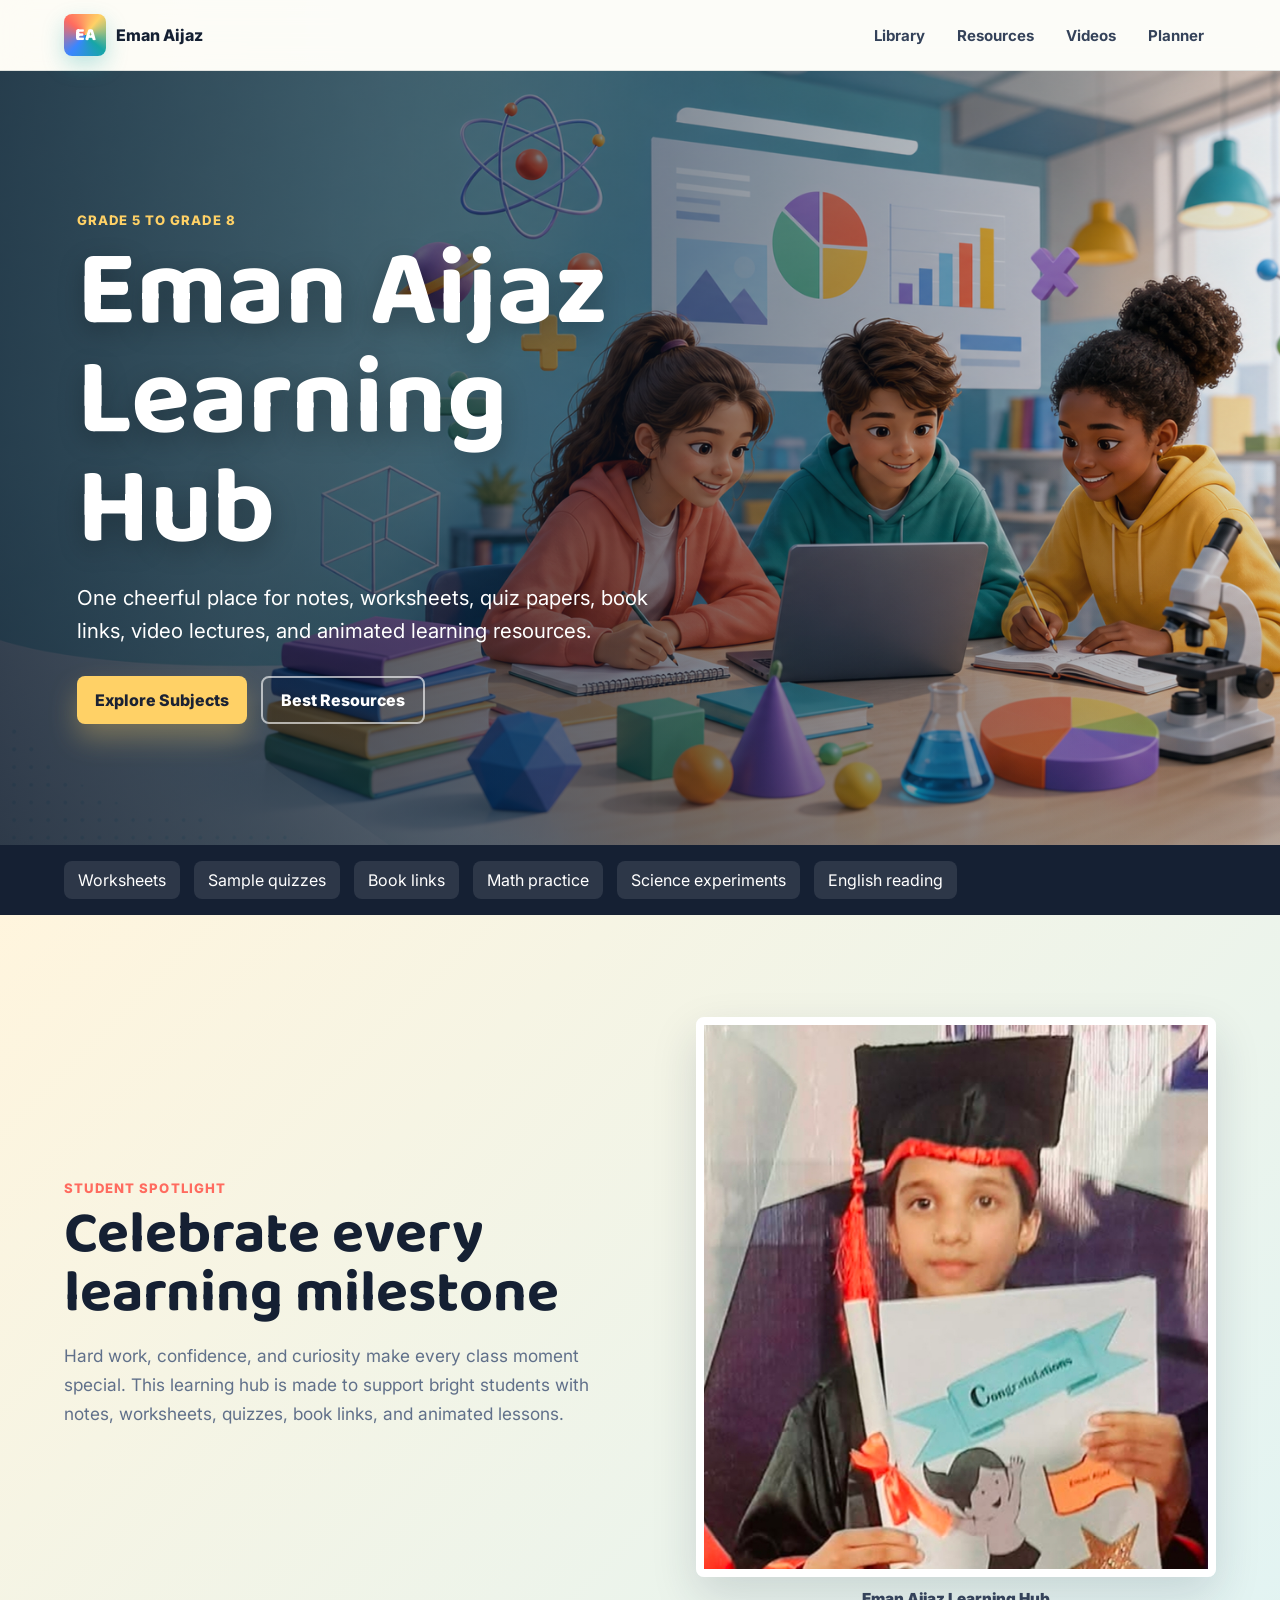
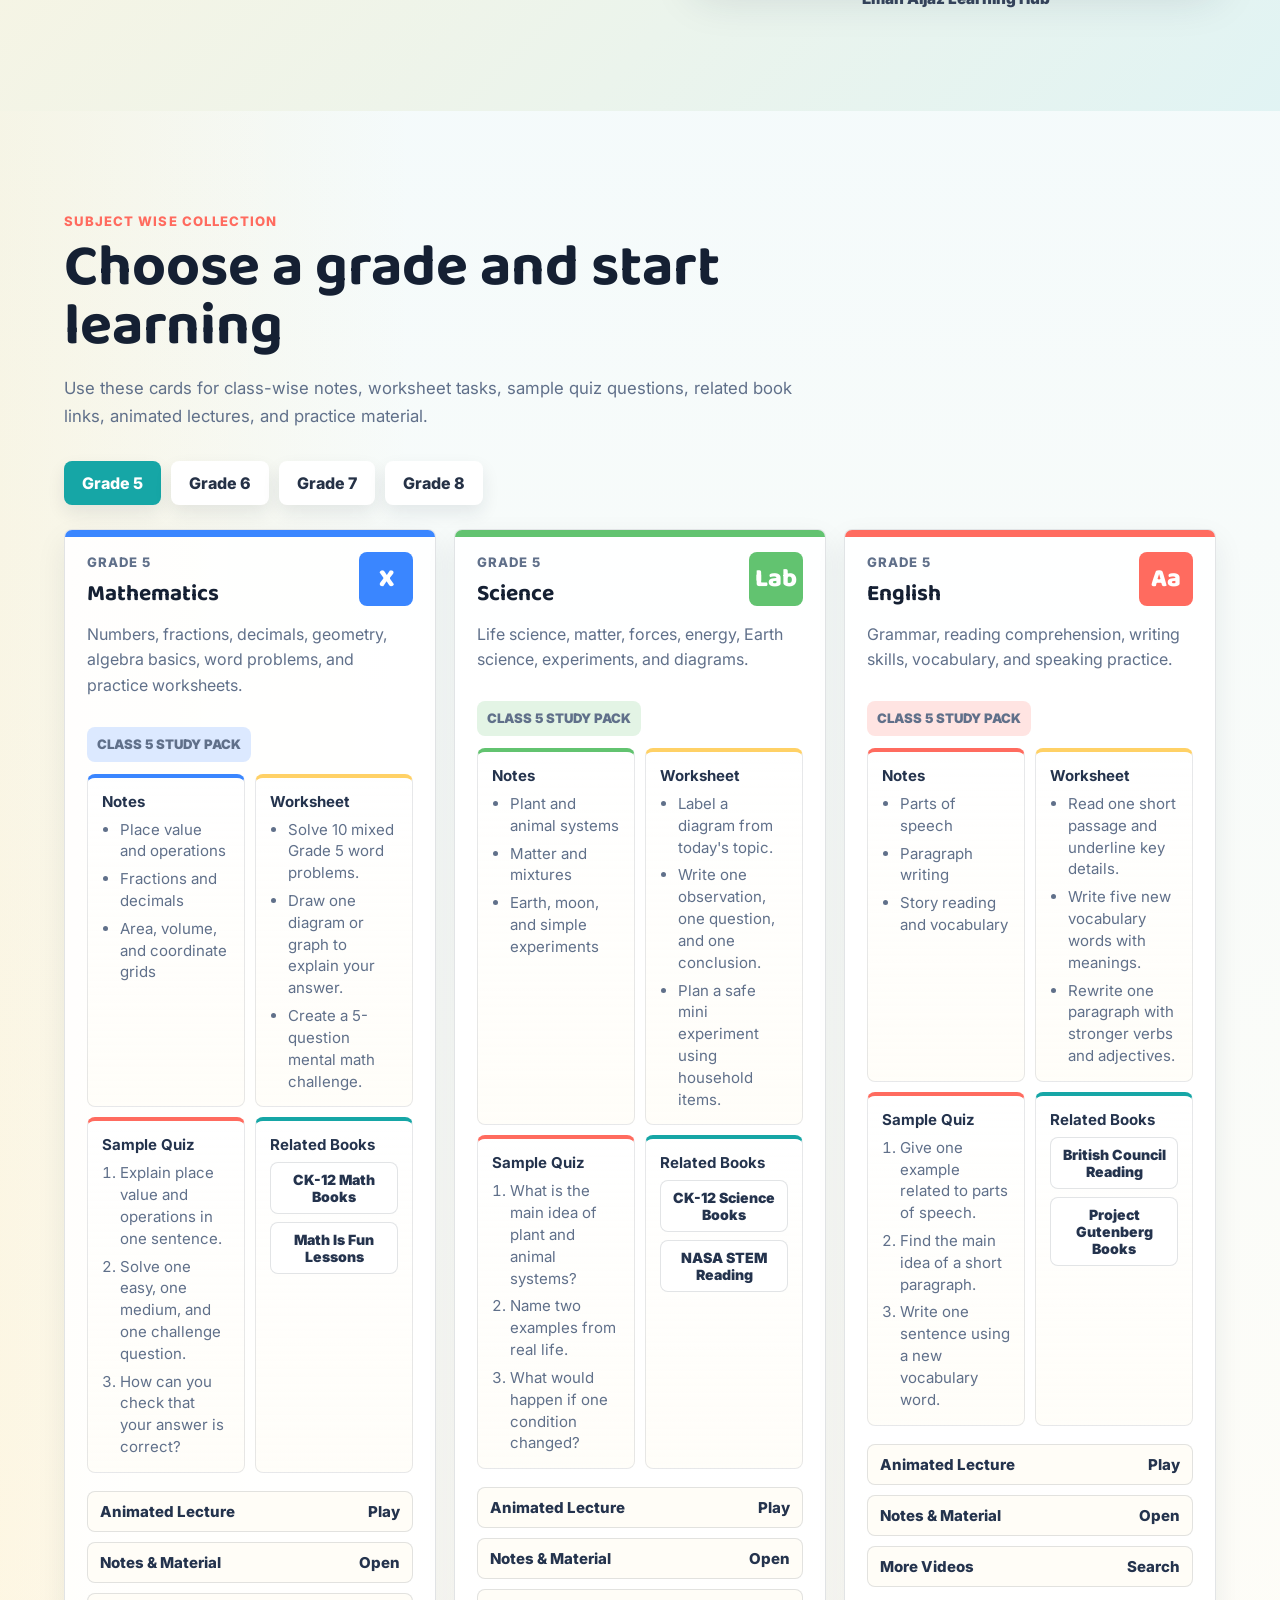
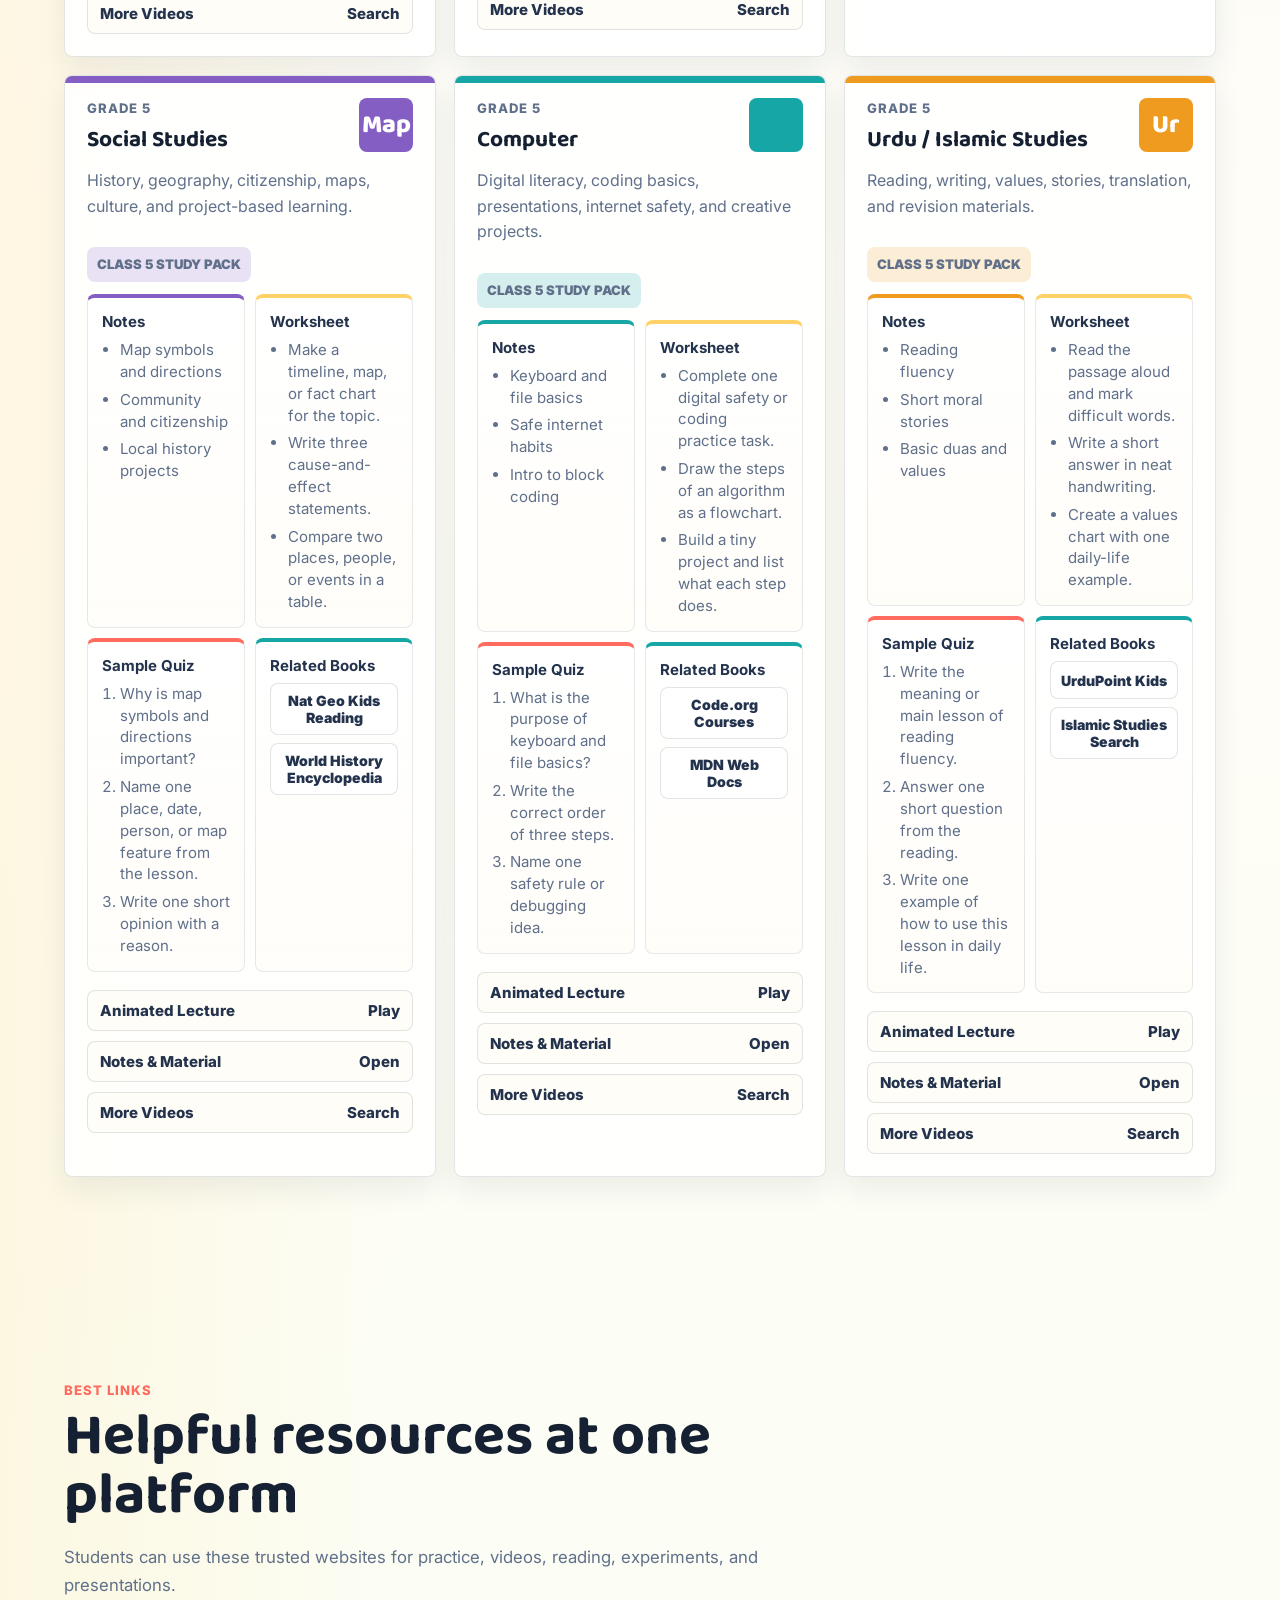
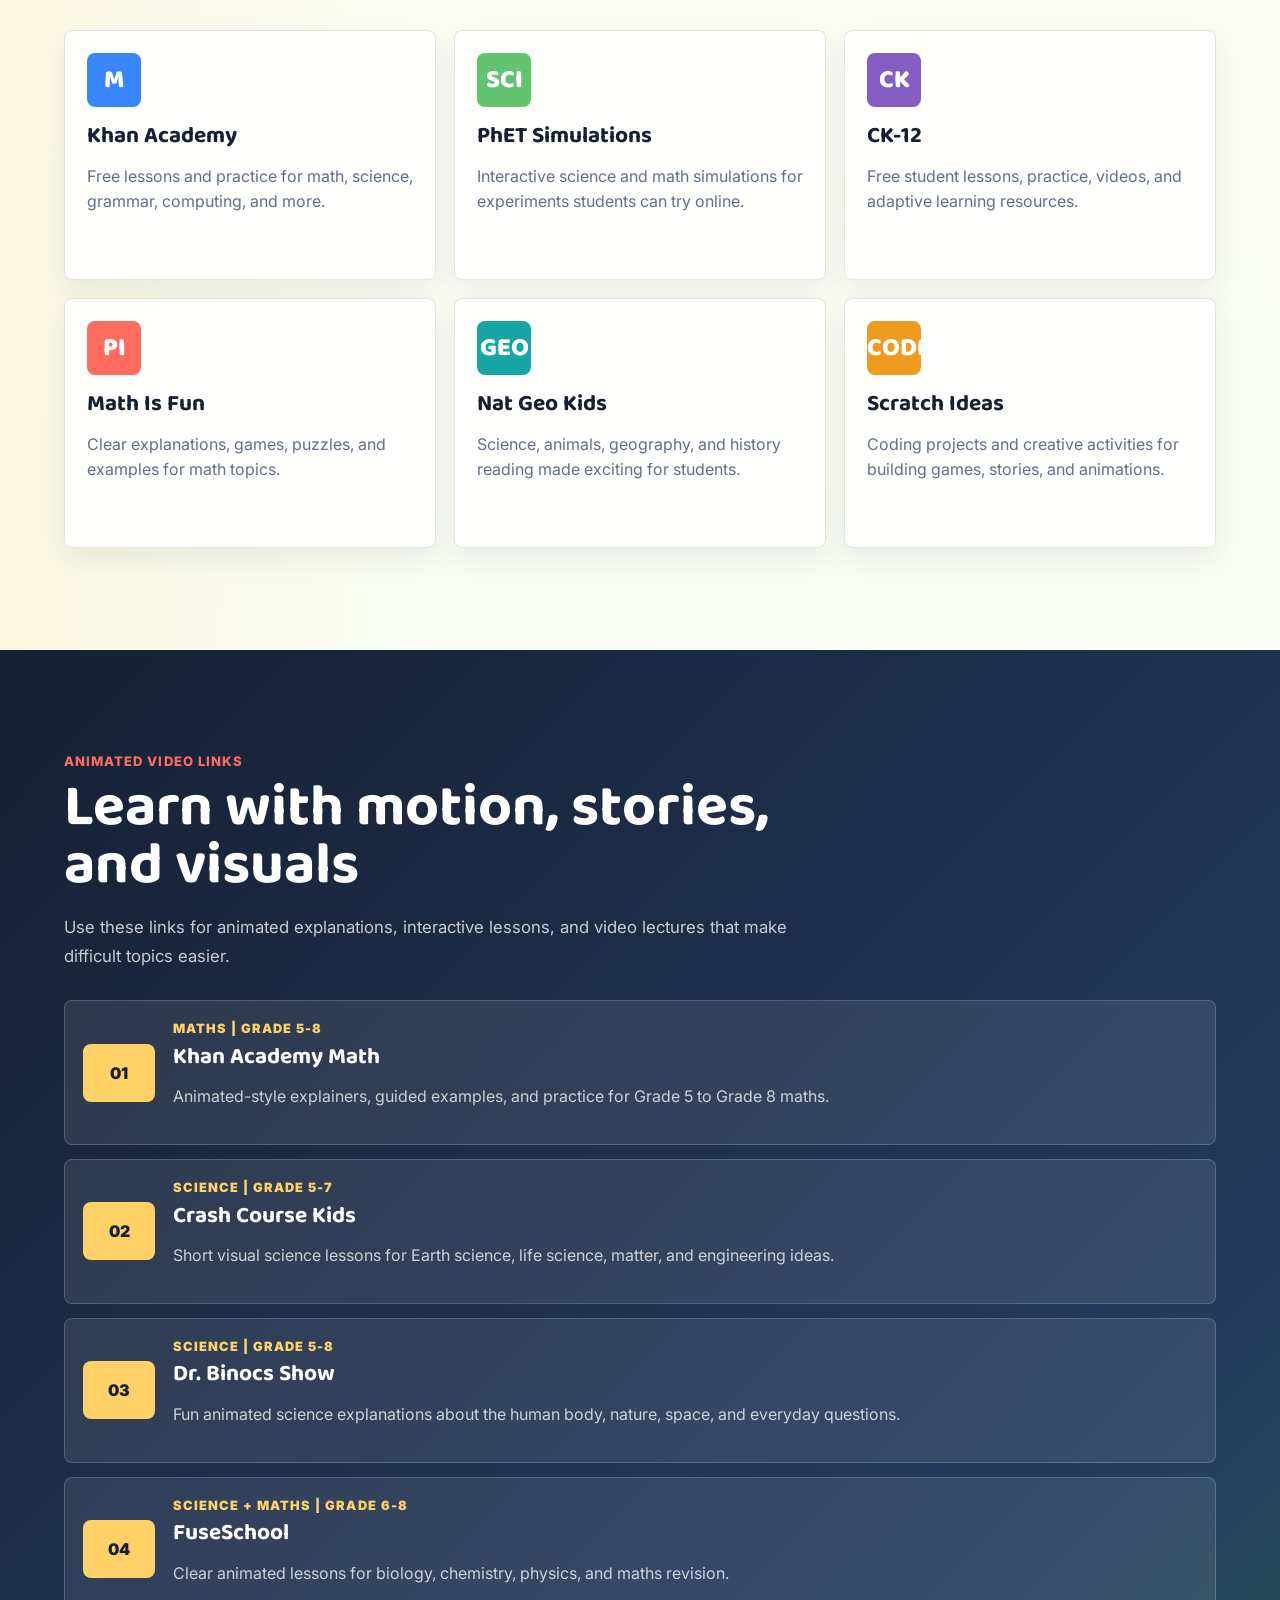
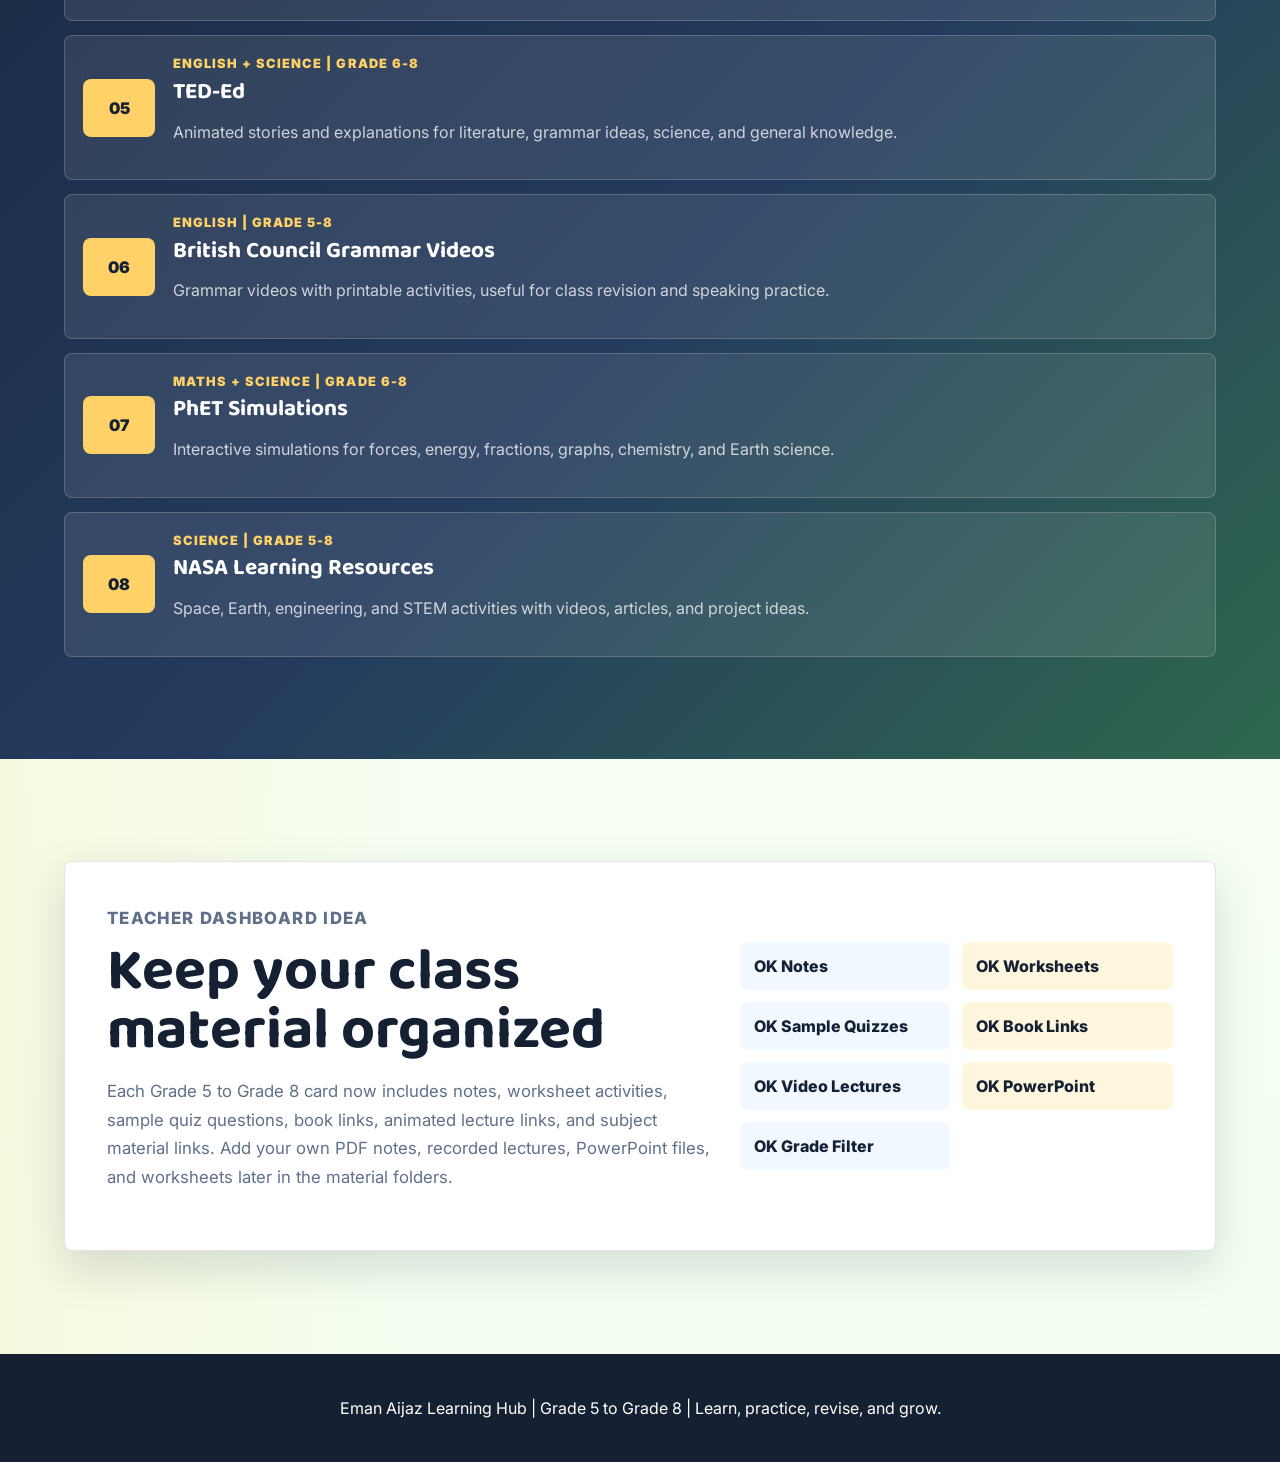
<file: index.html>
<!DOCTYPE html>
<html lang="en">
<head>
  <meta charset="UTF-8">
  <meta name="viewport" content="width=device-width, initial-scale=1.0">
  <title>Eman Aijaz Learning Hub</title>
  <link rel="preconnect" href="https://fonts.googleapis.com">
  <link rel="preconnect" href="https://fonts.gstatic.com" crossorigin>
  <link href="https://fonts.googleapis.com/css2?family=Baloo+2:wght@500;700&family=Inter:wght@400;600;700;800&display=swap" rel="stylesheet">
  <link rel="stylesheet" href="styles.css">
</head>
<body>
  <header class="site-header">
    <a class="brand" href="#top" aria-label="Eman Aijaz Learning Hub home">
      <span class="brand-mark">EA</span>
      <span>Eman Aijaz</span>
    </a>
    <nav class="nav-links" aria-label="Main navigation">
      <a href="#library">Library</a>
      <a href="#resources">Resources</a>
      <a href="#videos">Videos</a>
      <a href="#planner">Planner</a>
    </nav>
  </header>

  <main id="top">
    <section class="hero">
      <img src="assets/learning-hero.png" alt="Students learning with books, laptop, science and math materials" class="hero-image">
      <div class="hero-overlay"></div>
      <div class="hero-content">
        <p class="eyebrow">Grade 5 to Grade 8</p>
        <h1>Eman Aijaz Learning Hub</h1>
        <p class="hero-copy">One cheerful place for notes, worksheets, quiz papers, book links, video lectures, and animated learning resources.</p>
        <div class="hero-actions">
          <a class="button primary" href="#library">Explore Subjects</a>
          <a class="button secondary" href="#resources">Best Resources</a>
        </div>
      </div>
    </section>

    <section class="ticker" aria-label="Learning focus highlights">
      <span>Worksheets</span>
      <span>Sample quizzes</span>
      <span>Book links</span>
      <span>Math practice</span>
      <span>Science experiments</span>
      <span>English reading</span>
    </section>

    <section class="section spotlight-section" aria-label="Student achievement spotlight">
      <div class="spotlight-layout">
        <div class="spotlight-copy">
          <p class="eyebrow">Student Spotlight</p>
          <h2>Celebrate every learning milestone</h2>
          <p>Hard work, confidence, and curiosity make every class moment special. This learning hub is made to support bright students with notes, worksheets, quizzes, book links, and animated lessons.</p>
        </div>
        <figure class="spotlight-photo">
          <img src="assets/eman-graduation.jpeg" alt="Eman Aijaz celebrating a school achievement in graduation dress">
          <figcaption>Eman Aijaz Learning Hub</figcaption>
        </figure>
      </div>
    </section>

    <section class="section library-section" id="library">
      <div class="section-heading">
        <p class="eyebrow">Subject Wise Collection</p>
        <h2>Choose a grade and start learning</h2>
        <p>Use these cards for class-wise notes, worksheet tasks, sample quiz questions, related book links, animated lectures, and practice material.</p>
      </div>

      <div class="grade-tabs" role="tablist" aria-label="Select grade">
        <button class="grade-tab active" type="button" data-grade="5">Grade 5</button>
        <button class="grade-tab" type="button" data-grade="6">Grade 6</button>
        <button class="grade-tab" type="button" data-grade="7">Grade 7</button>
        <button class="grade-tab" type="button" data-grade="8">Grade 8</button>
      </div>

      <div class="subject-grid" id="subjectGrid" aria-live="polite"></div>
    </section>

    <section class="section resource-section" id="resources">
      <div class="section-heading">
        <p class="eyebrow">Best Links</p>
        <h2>Helpful resources at one platform</h2>
        <p>Students can use these trusted websites for practice, videos, reading, experiments, and presentations.</p>
      </div>

      <div class="resource-grid">
        <a class="resource-card math" href="https://www.khanacademy.org/" target="_blank" rel="noopener">
          <span class="resource-icon">M</span>
          <h3>Khan Academy</h3>
          <p>Free lessons and practice for math, science, grammar, computing, and more.</p>
        </a>
        <a class="resource-card science" href="https://phet.colorado.edu/" target="_blank" rel="noopener">
          <span class="resource-icon">SCI</span>
          <h3>PhET Simulations</h3>
          <p>Interactive science and math simulations for experiments students can try online.</p>
        </a>
        <a class="resource-card reading" href="https://www.ck12.org/student/" target="_blank" rel="noopener">
          <span class="resource-icon">CK</span>
          <h3>CK-12</h3>
          <p>Free student lessons, practice, videos, and adaptive learning resources.</p>
        </a>
        <a class="resource-card practice" href="https://www.mathsisfun.com/" target="_blank" rel="noopener">
          <span class="resource-icon">PI</span>
          <h3>Math Is Fun</h3>
          <p>Clear explanations, games, puzzles, and examples for math topics.</p>
        </a>
        <a class="resource-card world" href="https://kids.nationalgeographic.com/" target="_blank" rel="noopener">
          <span class="resource-icon">GEO</span>
          <h3>Nat Geo Kids</h3>
          <p>Science, animals, geography, and history reading made exciting for students.</p>
        </a>
        <a class="resource-card coding" href="https://scratch.mit.edu/ideas" target="_blank" rel="noopener">
          <span class="resource-icon">CODE</span>
          <h3>Scratch Ideas</h3>
          <p>Coding projects and creative activities for building games, stories, and animations.</p>
        </a>
      </div>
    </section>

    <section class="section video-section" id="videos">
      <div class="section-heading">
        <p class="eyebrow">Animated Video Links</p>
        <h2>Learn with motion, stories, and visuals</h2>
        <p>Use these links for animated explanations, interactive lessons, and video lectures that make difficult topics easier.</p>
      </div>

      <div class="video-list" id="animatedVideoList" aria-live="polite"></div>
    </section>

    <section class="section planner-section" id="planner">
      <div class="planner-panel">
        <div>
          <p class="eyebrow">Teacher Dashboard Idea</p>
          <h2>Keep your class material organized</h2>
          <p>Each Grade 5 to Grade 8 card now includes notes, worksheet activities, sample quiz questions, book links, animated lecture links, and subject material links. Add your own PDF notes, recorded lectures, PowerPoint files, and worksheets later in the material folders.</p>
        </div>
        <div class="planner-checks" aria-label="Website features">
          <span>OK Notes</span>
          <span>OK Worksheets</span>
          <span>OK Sample Quizzes</span>
          <span>OK Book Links</span>
          <span>OK Video Lectures</span>
          <span>OK PowerPoint</span>
          <span>OK Grade Filter</span>
        </div>
      </div>
    </section>
  </main>

  <footer class="footer">
    <p>Eman Aijaz Learning Hub | Grade 5 to Grade 8 | Learn, practice, revise, and grow.</p>
  </footer>

  <script src="script.js"></script>
</body>
</html>
</file>
<file: styles.css>
:root {
  --ink: #152033;
  --muted: #60708a;
  --paper: #fffdf7;
  --teal: #16a6a6;
  --coral: #ff6b5f;
  --yellow: #ffd166;
  --green: #62c370;
  --blue: #3a86ff;
  --purple: #845ec2;
  --line: rgba(21, 32, 51, 0.12);
  --shadow: 0 18px 45px rgba(29, 42, 68, 0.15);
}

* {
  box-sizing: border-box;
}

html {
  scroll-behavior: smooth;
}

body {
  margin: 0;
  color: var(--ink);
  background:
    linear-gradient(90deg, rgba(255, 209, 102, 0.14), transparent 32%),
    linear-gradient(180deg, #eaf8ff 0%, var(--paper) 44%, #f4fff1 100%);
  font-family: Inter, system-ui, -apple-system, BlinkMacSystemFont, "Segoe UI", sans-serif;
}

a {
  color: inherit;
  text-decoration: none;
}

.site-header {
  position: sticky;
  top: 0;
  z-index: 20;
  display: flex;
  align-items: center;
  justify-content: space-between;
  gap: 24px;
  padding: 14px clamp(18px, 5vw, 72px);
  background: rgba(255, 253, 247, 0.86);
  border-bottom: 1px solid var(--line);
  backdrop-filter: blur(14px);
}

.brand {
  display: inline-flex;
  align-items: center;
  gap: 10px;
  font-weight: 800;
}

.brand-mark {
  display: grid;
  width: 42px;
  height: 42px;
  place-items: center;
  color: white;
  background: conic-gradient(from 130deg, var(--teal), var(--blue), var(--coral), var(--yellow), var(--teal));
  border-radius: 8px;
  box-shadow: 0 9px 22px rgba(22, 166, 166, 0.28);
  font-family: "Baloo 2", cursive;
  font-size: 1.1rem;
}

.nav-links {
  display: flex;
  flex-wrap: wrap;
  gap: 8px;
  justify-content: flex-end;
}

.nav-links a {
  padding: 10px 12px;
  border-radius: 8px;
  color: #34425a;
  font-size: 0.94rem;
  font-weight: 700;
}

.nav-links a:hover {
  background: rgba(58, 134, 255, 0.12);
}

.hero {
  position: relative;
  min-height: 86vh;
  display: flex;
  align-items: center;
  overflow: hidden;
}

.hero-image {
  position: absolute;
  inset: 0;
  width: 100%;
  height: 100%;
  object-fit: cover;
  animation: softZoom 14s ease-in-out infinite alternate;
}

.hero-overlay {
  position: absolute;
  inset: 0;
  background:
    linear-gradient(90deg, rgba(8, 20, 38, 0.78) 0%, rgba(8, 20, 38, 0.52) 46%, rgba(8, 20, 38, 0.08) 100%),
    linear-gradient(0deg, rgba(8, 20, 38, 0.24), transparent 50%);
}

.hero-content {
  position: relative;
  width: min(700px, calc(100% - 36px));
  margin-left: clamp(18px, 6vw, 84px);
  padding: 92px 0 72px;
  color: white;
}

.eyebrow {
  margin: 0 0 10px;
  color: var(--coral);
  font-weight: 800;
  text-transform: uppercase;
  letter-spacing: 0.08em;
  font-size: 0.82rem;
}

.hero .eyebrow {
  color: var(--yellow);
}

h1,
h2,
h3 {
  margin: 0;
  line-height: 1;
  font-family: "Baloo 2", Inter, sans-serif;
}

h1 {
  max-width: 650px;
  font-size: clamp(3.2rem, 10vw, 6.8rem);
  text-shadow: 0 8px 26px rgba(0, 0, 0, 0.26);
}

h2 {
  font-size: clamp(2.1rem, 4.6vw, 4rem);
}

h3 {
  font-size: 1.42rem;
}

.hero-copy {
  width: min(600px, 100%);
  margin: 18px 0 0;
  font-size: clamp(1.05rem, 2vw, 1.28rem);
  line-height: 1.6;
}

.hero-actions {
  display: flex;
  flex-wrap: wrap;
  gap: 14px;
  margin-top: 28px;
}

.button {
  display: inline-flex;
  min-height: 48px;
  align-items: center;
  justify-content: center;
  padding: 12px 18px;
  border-radius: 8px;
  font-weight: 800;
  transition: transform 180ms ease, box-shadow 180ms ease, background 180ms ease;
}

.button:hover {
  transform: translateY(-3px);
}

.button.primary {
  color: #1b2233;
  background: var(--yellow);
  box-shadow: 0 14px 28px rgba(255, 209, 102, 0.32);
}

.button.secondary {
  color: white;
  border: 2px solid rgba(255, 255, 255, 0.62);
}

.ticker {
  display: flex;
  gap: 14px;
  overflow: hidden;
  padding: 16px clamp(18px, 5vw, 72px);
  background: #152033;
  color: white;
}

.ticker span {
  flex: 0 0 auto;
  padding: 9px 14px;
  border-radius: 8px;
  background: rgba(255, 255, 255, 0.1);
  animation: floatTag 4.8s ease-in-out infinite;
}

.ticker span:nth-child(2n) {
  animation-delay: 600ms;
}

.section {
  padding: clamp(58px, 8vw, 104px) clamp(18px, 5vw, 72px);
}

.spotlight-section {
  background:
    linear-gradient(135deg, rgba(255, 209, 102, 0.22), rgba(22, 166, 166, 0.13)),
    white;
}

.spotlight-layout {
  display: grid;
  grid-template-columns: minmax(0, 1.05fr) minmax(280px, 0.95fr);
  align-items: center;
  gap: clamp(24px, 5vw, 58px);
  max-width: 1160px;
  margin: 0 auto;
}

.spotlight-copy p:not(.eyebrow) {
  color: var(--muted);
  font-size: 1.08rem;
  line-height: 1.7;
}

.spotlight-photo {
  margin: 0;
}

.spotlight-photo img {
  display: block;
  width: 100%;
  max-height: 560px;
  object-fit: cover;
  object-position: center 30%;
  border: 8px solid white;
  border-radius: 8px;
  box-shadow: var(--shadow);
}

.spotlight-photo figcaption {
  margin-top: 12px;
  color: #34425a;
  font-size: 0.95rem;
  font-weight: 900;
  text-align: center;
}

.section-heading {
  max-width: 760px;
  margin-bottom: 30px;
}

.section-heading p:not(.eyebrow),
.planner-panel p {
  color: var(--muted);
  font-size: 1.05rem;
  line-height: 1.7;
}

.grade-tabs {
  display: flex;
  flex-wrap: wrap;
  gap: 10px;
  margin-bottom: 24px;
}

.grade-tab {
  border: 0;
  border-radius: 8px;
  padding: 12px 18px;
  color: #253146;
  background: white;
  box-shadow: 0 8px 18px rgba(21, 32, 51, 0.09);
  cursor: pointer;
  font: 800 1rem Inter, sans-serif;
}

.grade-tab.active {
  color: white;
  background: var(--teal);
}

.subject-grid,
.resource-grid {
  display: grid;
  grid-template-columns: repeat(3, minmax(0, 1fr));
  gap: 18px;
}

.subject-card,
.resource-card {
  min-height: 250px;
  padding: 22px;
  border: 1px solid var(--line);
  border-radius: 8px;
  background: rgba(255, 255, 255, 0.88);
  box-shadow: 0 12px 30px rgba(21, 32, 51, 0.08);
  transition: transform 200ms ease, box-shadow 200ms ease;
}

.subject-card:hover,
.resource-card:hover {
  transform: translateY(-6px);
  box-shadow: var(--shadow);
}

.subject-card {
  position: relative;
  overflow: hidden;
}

.subject-card::before {
  content: "";
  position: absolute;
  inset: 0 0 auto;
  height: 7px;
  background: var(--card-color);
}

.subject-top {
  display: flex;
  align-items: center;
  justify-content: space-between;
  gap: 12px;
  margin-bottom: 16px;
}

.subject-icon,
.resource-icon {
  display: grid;
  width: 54px;
  height: 54px;
  place-items: center;
  border-radius: 8px;
  color: white;
  background: var(--card-color);
  font-family: "Baloo 2", cursive;
  font-size: 1.6rem;
  font-weight: 800;
}

.subject-card p,
.resource-card p,
.video-list p {
  color: var(--muted);
  line-height: 1.6;
}

.pack-label {
  display: inline-flex;
  margin: 12px 0 0;
  padding: 7px 10px;
  border-radius: 8px;
  color: #1b2233;
  background: color-mix(in srgb, var(--card-color) 18%, white);
  font-size: 0.82rem;
  font-weight: 900;
  text-transform: uppercase;
}

.study-pack {
  display: grid;
  grid-template-columns: repeat(2, minmax(0, 1fr));
  gap: 10px;
  margin-top: 12px;
}

.pack-panel,
.quick-notes {
  margin-top: 18px;
  padding: 14px;
  border: 1px solid rgba(21, 32, 51, 0.1);
  border-radius: 8px;
  background: rgba(255, 253, 247, 0.74);
}

.pack-panel {
  min-height: 145px;
  margin-top: 0;
  background: linear-gradient(180deg, rgba(255, 255, 255, 0.96), rgba(255, 253, 247, 0.78));
}

.pack-panel h4,
.quick-notes h4 {
  margin: 0 0 8px;
  color: #24334d;
  font-size: 0.94rem;
}

.pack-panel ul,
.pack-panel ol,
.quick-notes ul {
  display: grid;
  gap: 6px;
  margin: 0;
  padding-left: 18px;
  color: var(--muted);
  font-size: 0.94rem;
  line-height: 1.45;
}

.notes-panel { border-top: 4px solid var(--card-color); }
.worksheet-panel { border-top: 4px solid var(--yellow); }
.quiz-panel { border-top: 4px solid var(--coral); }
.book-panel { border-top: 4px solid var(--teal); }

.book-links {
  display: grid;
  gap: 8px;
}

.book-links a {
  display: inline-flex;
  align-items: center;
  justify-content: center;
  min-height: 38px;
  padding: 8px 10px;
  border: 1px solid rgba(21, 32, 51, 0.12);
  border-radius: 8px;
  color: #24334d;
  background: white;
  font-size: 0.88rem;
  font-weight: 900;
  text-align: center;
}

.book-links a:hover {
  border-color: var(--card-color);
  color: var(--card-color);
}

.material-links {
  display: grid;
  gap: 10px;
  margin-top: 18px;
}

.material-links a {
  display: flex;
  align-items: center;
  justify-content: space-between;
  gap: 10px;
  padding: 10px 12px;
  border: 1px solid var(--line);
  border-radius: 8px;
  background: #fffdf7;
  color: #24334d;
  font-size: 0.94rem;
  font-weight: 800;
}

.material-links a:hover {
  border-color: var(--card-color);
}

.resource-card {
  display: block;
}

.resource-card.math { --card-color: var(--blue); }
.resource-card.science { --card-color: var(--green); }
.resource-card.reading { --card-color: var(--purple); }
.resource-card.practice { --card-color: var(--coral); }
.resource-card.world { --card-color: var(--teal); }
.resource-card.coding { --card-color: #ef9b20; }

.resource-card .resource-icon {
  margin-bottom: 18px;
}

.video-section {
  background: linear-gradient(135deg, #152033 0%, #243b5e 64%, #2f684e 100%);
  color: white;
}

.video-section .section-heading p:not(.eyebrow),
.video-list p {
  color: rgba(255, 255, 255, 0.76);
}

.video-list {
  display: grid;
  gap: 14px;
}

.video-list a {
  display: grid;
  grid-template-columns: 72px 1fr;
  align-items: center;
  gap: 18px;
  padding: 18px;
  border: 1px solid rgba(255, 255, 255, 0.18);
  border-radius: 8px;
  background: rgba(255, 255, 255, 0.09);
  transition: transform 200ms ease, background 200ms ease;
}

.video-list a:hover {
  transform: translateX(8px);
  background: rgba(255, 255, 255, 0.15);
}

.video-list span {
  display: grid;
  height: 58px;
  place-items: center;
  border-radius: 8px;
  background: var(--yellow);
  color: #152033;
  font-weight: 900;
}

.video-list .video-meta {
  margin: 0 0 6px;
  color: var(--yellow);
  font-size: 0.8rem;
  font-weight: 900;
  letter-spacing: 0.08em;
  text-transform: uppercase;
}

.planner-panel {
  display: grid;
  grid-template-columns: 1.4fr 1fr;
  align-items: center;
  gap: 26px;
  padding: clamp(24px, 4vw, 42px);
  border: 1px solid var(--line);
  border-radius: 8px;
  background: white;
  box-shadow: var(--shadow);
}

.planner-checks {
  display: grid;
  grid-template-columns: repeat(2, minmax(0, 1fr));
  gap: 12px;
}

.planner-checks span {
  padding: 14px;
  border-radius: 8px;
  background: #f2f8ff;
  font-weight: 800;
}

.planner-checks span:nth-child(2n) {
  background: #fff6de;
}

.footer {
  padding: 28px 18px;
  text-align: center;
  color: white;
  background: #152033;
}

@keyframes softZoom {
  from { transform: scale(1); }
  to { transform: scale(1.06); }
}

@keyframes floatTag {
  0%, 100% { transform: translateY(0); }
  50% { transform: translateY(-6px); }
}

@media (max-width: 980px) {
  .subject-grid,
  .resource-grid,
  .planner-panel,
  .spotlight-layout {
    grid-template-columns: repeat(2, minmax(0, 1fr));
  }

  .planner-panel {
    align-items: start;
  }
}

@media (max-width: 720px) {
  .site-header {
    align-items: flex-start;
    flex-direction: column;
  }

  .nav-links {
    justify-content: flex-start;
  }

  .hero {
    min-height: 82vh;
  }

  .hero-overlay {
    background: linear-gradient(90deg, rgba(8, 20, 38, 0.82), rgba(8, 20, 38, 0.45));
  }

  .subject-grid,
  .resource-grid,
  .planner-panel,
  .spotlight-layout,
  .planner-checks,
  .study-pack {
    grid-template-columns: 1fr;
  }

  .spotlight-photo img {
    max-height: 480px;
  }

  .video-list a {
    grid-template-columns: 54px 1fr;
    gap: 14px;
  }

  .video-list span {
    height: 50px;
  }
}

@media (prefers-reduced-motion: reduce) {
  *,
  *::before,
  *::after {
    animation-duration: 0.01ms !important;
    animation-iteration-count: 1 !important;
    scroll-behavior: auto !important;
    transition-duration: 0.01ms !important;
  }
}
</file>
